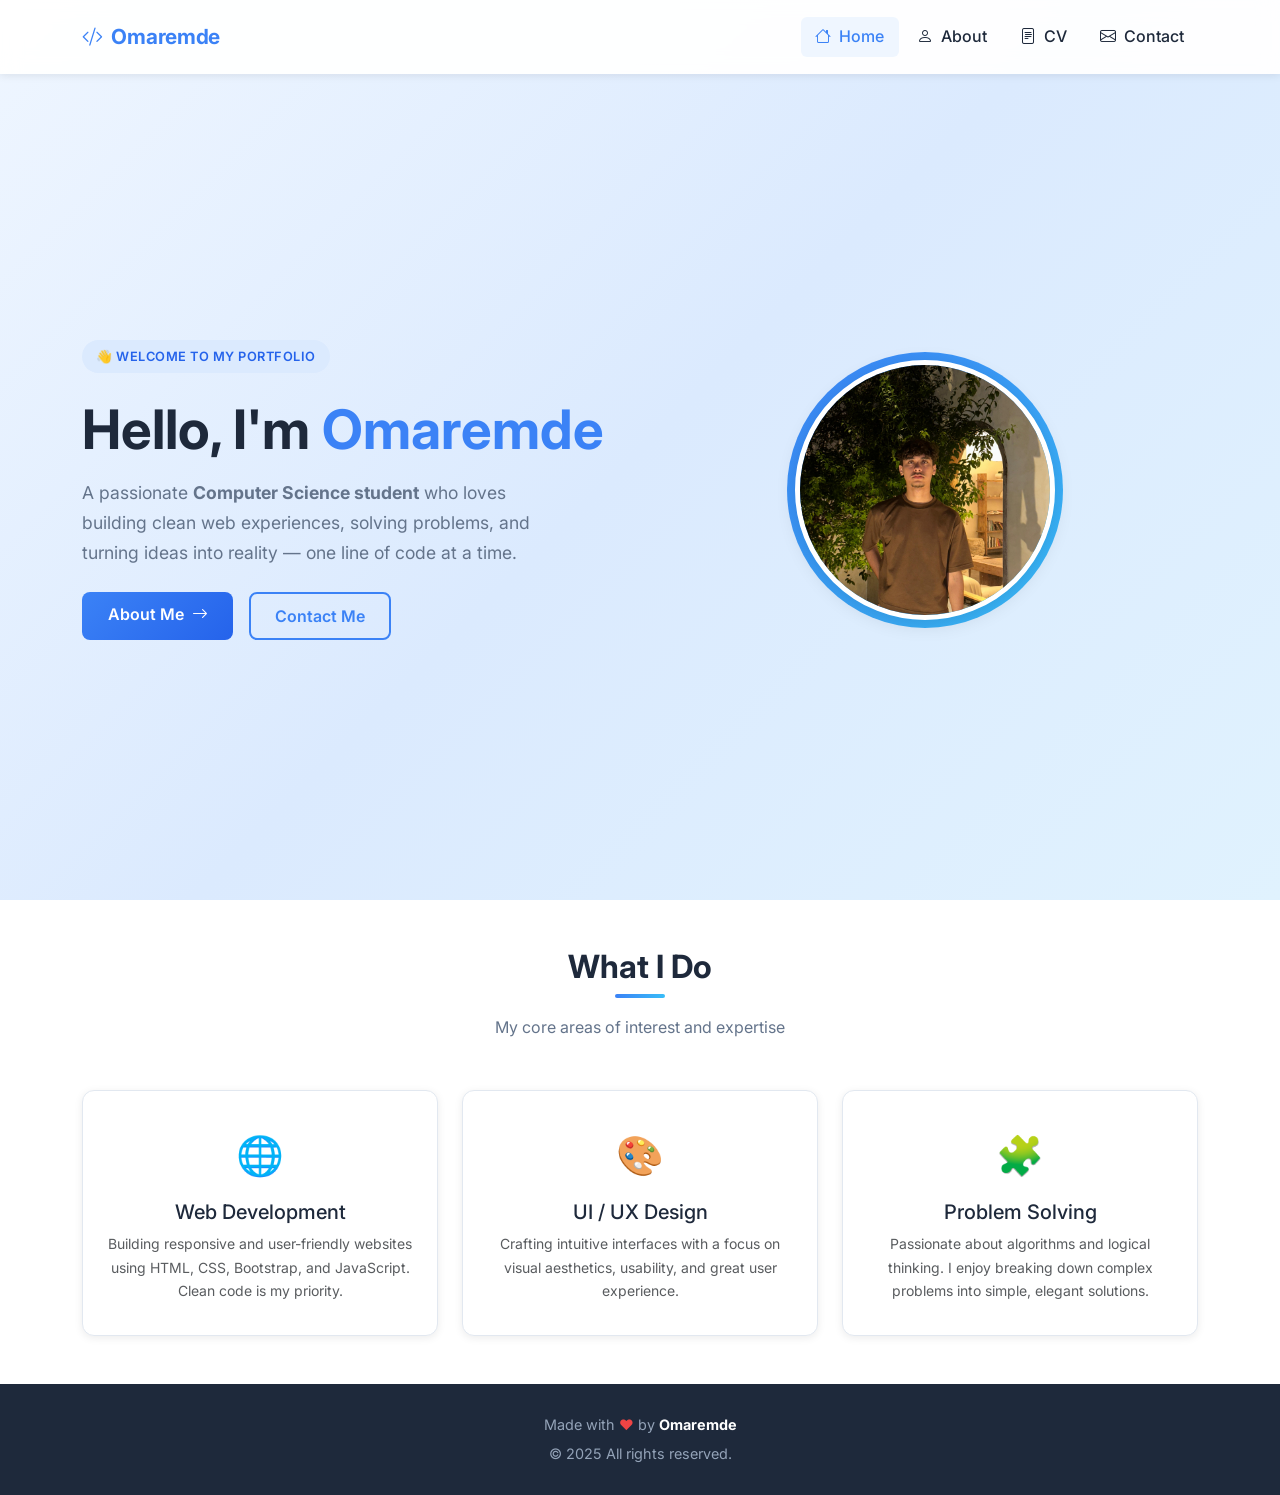
<file: index.html>
<!DOCTYPE html>
<html lang="en">

<head>
  <meta charset="UTF-8" />
  <meta name="viewport" content="width=device-width, initial-scale=1.0" />
  <meta name="description"
    content="Omaremde's personal portfolio website — developer, creator, and lifelong learner." />
  <title>Omaremde | Home</title>

  <!-- Bootstrap 5 CSS (via CDN) -->
  <link href="https://cdn.jsdelivr.net/npm/bootstrap@5.3.3/dist/css/bootstrap.min.css" rel="stylesheet" />

  <!-- Bootstrap Icons (icon library) -->
  <link href="https://cdn.jsdelivr.net/npm/bootstrap-icons@1.11.3/font/bootstrap-icons.min.css" rel="stylesheet" />

  <!-- Our custom styles -->
  <link rel="stylesheet" href="style.css" />
</head>

<body>

  <nav class="navbar navbar-expand-lg fixed-top bg-white">
    <div class="container">

      <!-- Brand / Logo -->
      <a class="navbar-brand" href="index.html">
        <i class="bi bi-code-slash me-1"></i> Omaremde
      </a>

      <!-- Hamburger button for mobile -->
      <button class="navbar-toggler border-0" type="button" data-bs-toggle="collapse" data-bs-target="#navbarMenu"
        aria-controls="navbarMenu" aria-expanded="false" aria-label="Toggle navigation">
        <span class="navbar-toggler-icon"></span>
      </button>

      <!-- Nav links -->
      <div class="collapse navbar-collapse" id="navbarMenu">
        <ul class="navbar-nav ms-auto gap-1">
          <li class="nav-item">
            <a class="nav-link active" href="index.html">
              <i class="bi bi-house me-1"></i> Home
            </a>
          </li>
          <li class="nav-item">
            <a class="nav-link" href="about.html">
              <i class="bi bi-person me-1"></i> About
            </a>
          </li>
          <li class="nav-item">
            <a class="nav-link" href="cv.html">
              <i class="bi bi-file-text me-1"></i> CV
            </a>
          </li>
          <li class="nav-item">
            <a class="nav-link" href="contact.html">
              <i class="bi bi-envelope me-1"></i> Contact
            </a>
          </li>
        </ul>
      </div>

    </div>
  </nav>
  <!-- ==================== END NAVBAR ==================== -->


  <!-- ==================== HERO SECTION ==================== -->
  <section class="hero-section">
    <div class="container">
      <div class="row align-items-center gy-5">

        <!-- Left: text content -->
        <div class="col-lg-6">
          <span class="hero-badge">👋 Welcome to my portfolio</span>

          <h1 class="hero-title mt-2">
            Hello, I'm <span>Omaremde</span>
          </h1>

          <p class="hero-subtitle mt-3 mb-4">
            A passionate <strong>Computer Science student</strong> who loves
            building clean web experiences, solving problems, and turning ideas
            into reality — one line of code at a time.
          </p>

          <!-- Call-to-action buttons -->
          <div class="d-flex flex-wrap gap-3">
            <a href="about.html" class="btn btn-primary-custom">
              About Me <i class="bi bi-arrow-right ms-1"></i>
            </a>
            <a href="contact.html" class="btn btn-outline-custom">
              Contact Me
            </a>
          </div>
        </div>

        <!-- Right: avatar image -->
        <div class="col-lg-6 text-center">
          <div class="avatar-wrapper d-inline-block">
            <!--
              Using a placeholder avatar from UI Avatars service.
              Replace the src with your own photo when ready!
            -->
            <img src="asets/foto.jpeg" alt="Profile photo of Omaremde" class="avatar-img" />
          </div>
        </div>

      </div>
    </div>
  </section>
  <!-- ==================== END HERO ==================== -->


  <!-- ==================== SKILLS / INTERESTS SECTION ==================== -->
  <section class="py-5 bg-white">
    <div class="container">

      <!-- Section heading -->
      <div class="text-center mb-5 fade-in-up">
        <h2 class="section-title">What I Do</h2>
        <div class="section-divider mx-auto"></div>
        <p class="section-subtitle">My core areas of interest and expertise</p>
      </div>

      <!-- 3 skill columns -->
      <div class="row g-4">

        <!-- Card 1 — Web Development -->
        <div class="col-md-4 fade-in-up">
          <div class="skill-card h-100">
            <span class="skill-icon">🌐</span>
            <h5 class="fw-700 mb-2">Web Development</h5>
            <p class="text-muted small mb-0">
              Building responsive and user-friendly websites using HTML, CSS,
              Bootstrap, and JavaScript. Clean code is my priority.
            </p>
          </div>
        </div>

        <!-- Card 2 — UI / UX Design -->
        <div class="col-md-4 fade-in-up">
          <div class="skill-card h-100">
            <span class="skill-icon">🎨</span>
            <h5 class="fw-700 mb-2">UI / UX Design</h5>
            <p class="text-muted small mb-0">
              Crafting intuitive interfaces with a focus on visual aesthetics,
              usability, and great user experience.
            </p>
          </div>
        </div>

        <!-- Card 3 — Problem Solving -->
        <div class="col-md-4 fade-in-up">
          <div class="skill-card h-100">
            <span class="skill-icon">🧩</span>
            <h5 class="fw-700 mb-2">Problem Solving</h5>
            <p class="text-muted small mb-0">
              Passionate about algorithms and logical thinking. I enjoy
              breaking down complex problems into simple, elegant solutions.
            </p>
          </div>
        </div>

      </div>
    </div>
  </section>
  <!-- ==================== END SKILLS ==================== -->


  <!-- ==================== FOOTER ==================== -->
  <footer class="text-center">
    <div class="container">
      <p class="mb-1">
        Made with <span style="color:#ef4444;">❤</span> by
        <strong style="color:#fff;">Omaremde</strong>
      </p>
      <p class="mb-0">&copy; 2025 All rights reserved.</p>
    </div>
  </footer>
  <!-- ==================== END FOOTER ==================== -->


  <!-- Bootstrap 5 JS (needed for mobile navbar toggler) -->
  <script src="https://cdn.jsdelivr.net/npm/bootstrap@5.3.3/dist/js/bootstrap.bundle.min.js"></script>

</body>

</html>
</file>
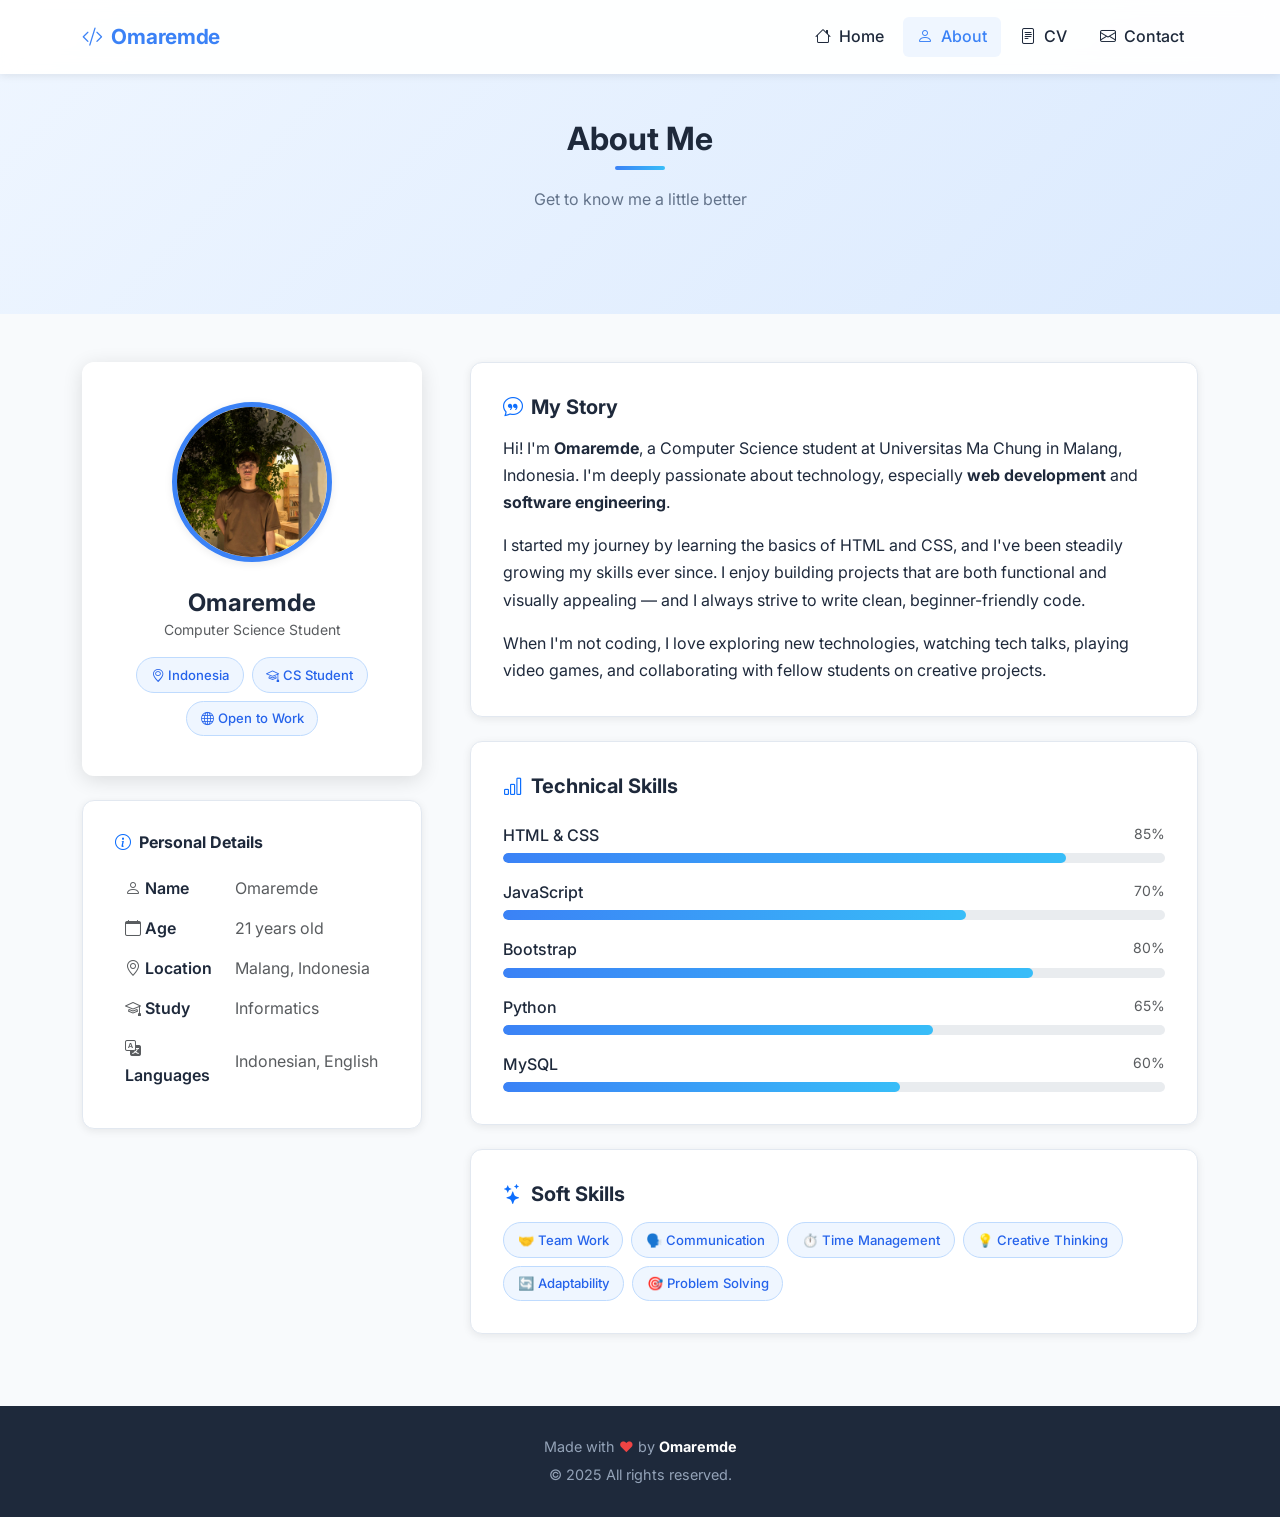
<file: about.html>
<!DOCTYPE html>
<html lang="en">

<head>
  <meta charset="UTF-8" />
  <meta name="viewport" content="width=device-width, initial-scale=1.0" />
  <meta name="description" content="Learn more about Omaremde — CS student passionate about web development." />
  <title>Omaremde | About</title>
  <link href="https://cdn.jsdelivr.net/npm/bootstrap@5.3.3/dist/css/bootstrap.min.css" rel="stylesheet" />
  <link href="https://cdn.jsdelivr.net/npm/bootstrap-icons@1.11.3/font/bootstrap-icons.min.css" rel="stylesheet" />
  <link rel="stylesheet" href="style.css" />
</head>

<body>

  <!-- ===== NAVBAR ===== -->
  <nav class="navbar navbar-expand-lg fixed-top bg-white">
    <div class="container">
      <a class="navbar-brand" href="index.html"><i class="bi bi-code-slash me-1"></i> Omaremde</a>
      <button class="navbar-toggler border-0" type="button" data-bs-toggle="collapse" data-bs-target="#navbarMenu"
        aria-controls="navbarMenu" aria-expanded="false" aria-label="Toggle navigation">
        <span class="navbar-toggler-icon"></span>
      </button>
      <div class="collapse navbar-collapse" id="navbarMenu">
        <ul class="navbar-nav ms-auto gap-1">
          <li class="nav-item"><a class="nav-link" href="index.html"><i class="bi bi-house me-1"></i> Home</a></li>
          <li class="nav-item"><a class="nav-link active" href="about.html"><i class="bi bi-person me-1"></i> About</a>
          </li>
          <li class="nav-item"><a class="nav-link" href="cv.html"><i class="bi bi-file-text me-1"></i> CV</a></li>
          <li class="nav-item"><a class="nav-link" href="contact.html"><i class="bi bi-envelope me-1"></i> Contact</a>
          </li>
        </ul>
      </div>
    </div>
  </nav>
  <!-- ===== END NAVBAR ===== -->


  <!-- ===== PAGE HEADER ===== -->
  <div style="background: linear-gradient(135deg,#eff6ff,#dbeafe); padding: 120px 0 60px;">
    <div class="container text-center">
      <h1 class="section-title fade-in-up">About Me</h1>
      <div class="section-divider mx-auto"></div>
      <p class="section-subtitle fade-in-up">Get to know me a little better</p>
    </div>
  </div>
  <!-- ===== END HEADER ===== -->


  <!-- ===== ABOUT CONTENT ===== -->
  <section class="py-5">
    <div class="container">
      <div class="row g-5 align-items-start">

        <!-- LEFT: Profile card + personal details -->
        <div class="col-lg-4 fade-in-up">

          <!-- Profile picture card -->
          <div class="profile-card">
            <!--
              Replace this src with your own photo later!
              e.g. src="images/photo.jpg"
            -->
            <img src="asets/foto.jpeg" alt="Omaremde profile photo" class="profile-img" />
            <h4 class="fw-bold mt-2 mb-0">Omaremde</h4>
            <p class="text-muted small">Computer Science Student</p>

            <!-- Status badges -->
            <div class="d-flex flex-wrap justify-content-center gap-2 mt-3">
              <span class="badge-skill"><i class="bi bi-geo-alt me-1"></i>Indonesia</span>
              <span class="badge-skill"><i class="bi bi-mortarboard me-1"></i>CS Student</span>
              <span class="badge-skill"><i class="bi bi-globe me-1"></i>Open to Work</span>
            </div>
          </div>

          <!-- Personal details table -->
          <div class="cv-card mt-4">
            <h6 class="fw-bold mb-3"><i class="bi bi-info-circle me-2 text-primary"></i>Personal Details</h6>
            <table class="info-table w-100">
              <tbody>
                <tr>
                  <td><i class="bi bi-person me-1 text-muted"></i>Name</td>
                  <td class="text-muted">Omaremde</td>
                </tr>
                <tr>
                  <td><i class="bi bi-calendar me-1 text-muted"></i>Age</td>
                  <td class="text-muted">21 years old</td>
                </tr>
                <tr>
                  <td><i class="bi bi-geo-alt me-1 text-muted"></i>Location</td>
                  <td class="text-muted">Malang, Indonesia</td>
                </tr>
                <tr>
                  <td><i class="bi bi-mortarboard me-1 text-muted"></i>Study</td>
                  <td class="text-muted">Informatics</td>
                </tr>
                <tr>
                  <td><i class="bi bi-translate me-1 text-muted"></i>Languages</td>
                  <td class="text-muted">Indonesian, English</td>
                </tr>
              </tbody>
            </table>
          </div>

        </div><!-- /col-left -->


        <!-- RIGHT: Bio + Skills -->
        <div class="col-lg-8 fade-in-up">

          <!-- Short bio -->
          <div class="cv-card">
            <h5 class="fw-bold mb-3"><i class="bi bi-chat-quote me-2 text-primary"></i>My Story</h5>
            <p>
              Hi! I'm <strong>Omaremde</strong>, a Computer Science student at Universitas Ma Chung
              in Malang, Indonesia. I'm deeply passionate about technology, especially
              <strong>web development</strong> and <strong>software engineering</strong>.
            </p>
            <p>
              I started my journey by learning the basics of HTML and CSS, and I've been
              steadily growing my skills ever since. I enjoy building projects that are both
              functional and visually appealing — and I always strive to write clean,
              beginner-friendly code.
            </p>
            <p class="mb-0">
              When I'm not coding, I love exploring new technologies, watching tech talks,
              playing video games, and collaborating with fellow students on creative projects.
            </p>
          </div>

          <!-- Technical skills with animated progress bars -->
          <div class="cv-card mt-4">
            <h5 class="fw-bold mb-4"><i class="bi bi-bar-chart me-2 text-primary"></i>Technical Skills</h5>

            <!--
              HOW THE ANIMATION WORKS:
              Each .progress-bar has a "data-width" attribute.
              script.js reads that value and animates the bar to that width
              when the element scrolls into view.
            -->

            <div class="mb-3">
              <div class="d-flex justify-content-between mb-1">
                <span class="fw-medium">HTML &amp; CSS</span>
                <span class="text-muted small">85%</span>
              </div>
              <div class="progress">
                <div class="progress-bar" role="progressbar" style="--bar-w:85%" aria-valuenow="85" aria-valuemin="0"
                  aria-valuemax="100"></div>
              </div>
            </div>

            <div class="mb-3">
              <div class="d-flex justify-content-between mb-1">
                <span class="fw-medium">JavaScript</span>
                <span class="text-muted small">70%</span>
              </div>
              <div class="progress">
                <div class="progress-bar" role="progressbar" style="--bar-w:70%" aria-valuenow="70" aria-valuemin="0"
                  aria-valuemax="100"></div>
              </div>
            </div>

            <div class="mb-3">
              <div class="d-flex justify-content-between mb-1">
                <span class="fw-medium">Bootstrap</span>
                <span class="text-muted small">80%</span>
              </div>
              <div class="progress">
                <div class="progress-bar" role="progressbar" style="--bar-w:80%" aria-valuenow="80" aria-valuemin="0"
                  aria-valuemax="100"></div>
              </div>
            </div>

            <div class="mb-3">
              <div class="d-flex justify-content-between mb-1">
                <span class="fw-medium">Python</span>
                <span class="text-muted small">65%</span>
              </div>
              <div class="progress">
                <div class="progress-bar" role="progressbar" style="--bar-w:65%" aria-valuenow="65" aria-valuemin="0"
                  aria-valuemax="100"></div>
              </div>
            </div>

            <div class="mb-0">
              <div class="d-flex justify-content-between mb-1">
                <span class="fw-medium">MySQL</span>
                <span class="text-muted small">60%</span>
              </div>
              <div class="progress">
                <div class="progress-bar" role="progressbar" style="--bar-w:60%" aria-valuenow="60" aria-valuemin="0"
                  aria-valuemax="100"></div>
              </div>
            </div>
          </div>

          <!-- Soft skills badges -->
          <div class="cv-card mt-4">
            <h5 class="fw-bold mb-3"><i class="bi bi-stars me-2 text-primary"></i>Soft Skills</h5>
            <div class="d-flex flex-wrap gap-2">
              <span class="badge-skill">🤝 Team Work</span>
              <span class="badge-skill">🗣️ Communication</span>
              <span class="badge-skill">⏱️ Time Management</span>
              <span class="badge-skill">💡 Creative Thinking</span>
              <span class="badge-skill">🔄 Adaptability</span>
              <span class="badge-skill">🎯 Problem Solving</span>
            </div>
          </div>

        </div><!-- /col-right -->
      </div><!-- /row -->
    </div>
  </section>
  <!-- ===== END ABOUT CONTENT ===== -->


  <!-- ===== FOOTER ===== -->
  <footer class="text-center">
    <div class="container">
      <p class="mb-1">Made with <span style="color:#ef4444;">❤</span> by <strong style="color:#fff;">Omaremde</strong>
      </p>
      <p class="mb-0">&copy; 2025 All rights reserved.</p>
    </div>
  </footer>

  <!-- Bootstrap 5 JS (needed for mobile navbar toggler) -->
  <script src="https://cdn.jsdelivr.net/npm/bootstrap@5.3.3/dist/js/bootstrap.bundle.min.js"></script>
</body>

</html>
</file>
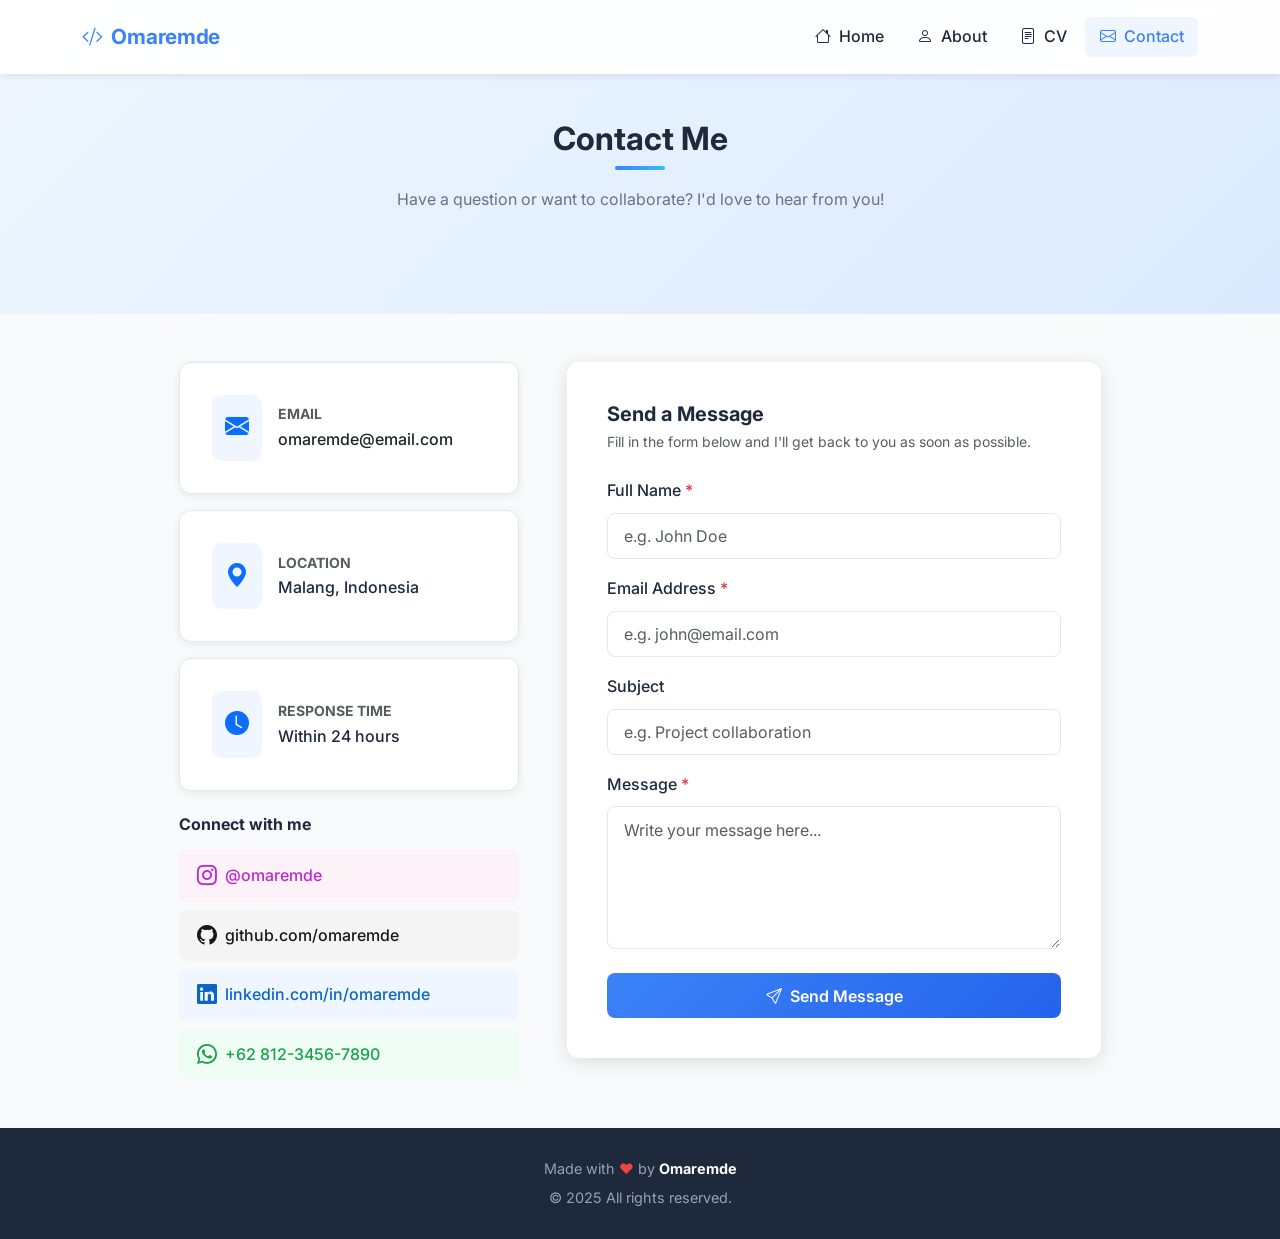
<file: contact.html>
<!DOCTYPE html>
<html lang="en">
<head>
  <meta charset="UTF-8" />
  <meta name="viewport" content="width=device-width, initial-scale=1.0" />
  <meta name="description" content="Contact Omaremde — send a message or connect on social media." />
  <title>Omaremde | Contact</title>
  <link href="https://cdn.jsdelivr.net/npm/bootstrap@5.3.3/dist/css/bootstrap.min.css" rel="stylesheet" />
  <link href="https://cdn.jsdelivr.net/npm/bootstrap-icons@1.11.3/font/bootstrap-icons.min.css" rel="stylesheet" />
  <link rel="stylesheet" href="style.css" />
</head>
<body>

  <!-- ===== NAVBAR ===== -->
  <nav class="navbar navbar-expand-lg fixed-top bg-white">
    <div class="container">
      <a class="navbar-brand" href="index.html"><i class="bi bi-code-slash me-1"></i> Omaremde</a>
      <button class="navbar-toggler border-0" type="button"
              data-bs-toggle="collapse" data-bs-target="#navbarMenu"
              aria-controls="navbarMenu" aria-expanded="false" aria-label="Toggle navigation">
        <span class="navbar-toggler-icon"></span>
      </button>
      <div class="collapse navbar-collapse" id="navbarMenu">
        <ul class="navbar-nav ms-auto gap-1">
          <li class="nav-item"><a class="nav-link" href="index.html"><i class="bi bi-house me-1"></i> Home</a></li>
          <li class="nav-item"><a class="nav-link" href="about.html"><i class="bi bi-person me-1"></i> About</a></li>
          <li class="nav-item"><a class="nav-link" href="cv.html"><i class="bi bi-file-text me-1"></i> CV</a></li>
          <li class="nav-item"><a class="nav-link active" href="contact.html"><i class="bi bi-envelope me-1"></i> Contact</a></li>
        </ul>
      </div>
    </div>
  </nav>
  <!-- ===== END NAVBAR ===== -->


  <!-- ===== PAGE HEADER ===== -->
  <div style="background: linear-gradient(135deg,#eff6ff,#dbeafe); padding: 120px 0 60px;">
    <div class="container text-center">
      <h1 class="section-title fade-in-up">Contact Me</h1>
      <div class="section-divider mx-auto"></div>
      <p class="section-subtitle fade-in-up">Have a question or want to collaborate? I'd love to hear from you!</p>
    </div>
  </div>
  <!-- ===== END HEADER ===== -->


  <!-- ===== CONTACT CONTENT ===== -->
  <section class="py-5">
    <div class="container">
      <div class="row g-5 justify-content-center">

        <!-- LEFT: Contact info + social links -->
        <div class="col-lg-4 fade-in-up">

          <!-- Contact info cards -->
          <div class="cv-card mb-3 d-flex align-items-center gap-3">
            <div style="background:#eff6ff; border-radius:10px; padding:.8rem;">
              <i class="bi bi-envelope-fill text-primary fs-4"></i>
            </div>
            <div>
              <div class="fw-bold small text-muted text-uppercase">Email</div>
              <a href="mailto:omaremde@email.com" class="text-dark fw-medium text-decoration-none">
                omaremde@email.com
              </a>
            </div>
          </div>

          <div class="cv-card mb-3 d-flex align-items-center gap-3">
            <div style="background:#eff6ff; border-radius:10px; padding:.8rem;">
              <i class="bi bi-geo-alt-fill text-primary fs-4"></i>
            </div>
            <div>
              <div class="fw-bold small text-muted text-uppercase">Location</div>
              <span class="fw-medium">Malang, Indonesia</span>
            </div>
          </div>

          <div class="cv-card mb-4 d-flex align-items-center gap-3">
            <div style="background:#eff6ff; border-radius:10px; padding:.8rem;">
              <i class="bi bi-clock-fill text-primary fs-4"></i>
            </div>
            <div>
              <div class="fw-bold small text-muted text-uppercase">Response Time</div>
              <span class="fw-medium">Within 24 hours</span>
            </div>
          </div>

          <!-- Social media links -->
          <h6 class="fw-bold mb-3">Connect with me</h6>
          <div class="d-flex flex-column gap-2">

            <!-- Instagram -->
            <a href="https://instagram.com/omaremde"
               target="_blank"
               class="social-link"
               style="background:#fdf2f8; color:#c026d3;">
              <i class="bi bi-instagram fs-5"></i>
              <span>@omaremde</span>
            </a>

            <!-- GitHub -->
            <a href="https://github.com/omaremde"
               target="_blank"
               class="social-link"
               style="background:#f4f4f5; color:#18181b;">
              <i class="bi bi-github fs-5"></i>
              <span>github.com/omaremde</span>
            </a>

            <!-- LinkedIn -->
            <a href="https://linkedin.com/in/omaremde"
               target="_blank"
               class="social-link"
               style="background:#eff6ff; color:#0a66c2;">
              <i class="bi bi-linkedin fs-5"></i>
              <span>linkedin.com/in/omaremde</span>
            </a>

            <!-- WhatsApp -->
            <a href="https://wa.me/6281234567890"
               target="_blank"
               class="social-link"
               style="background:#f0fdf4; color:#16a34a;">
              <i class="bi bi-whatsapp fs-5"></i>
              <span>+62 812-3456-7890</span>
            </a>

          </div>
        </div><!-- /col-left -->


        <!-- RIGHT: Contact form -->
        <div class="col-lg-6 fade-in-up">
          <div class="contact-form-card">
            <h5 class="fw-bold mb-1">Send a Message</h5>
            <p class="text-muted small mb-4">Fill in the form below and I'll get back to you as soon as possible.</p>

            <!--
              CONTACT FORM — Pure HTML5 validation, no JavaScript needed.
              The "required" attribute prevents empty submission.
              The browser shows its own error tooltip automatically.
              Real-time border color feedback is handled by CSS :invalid/:valid.
            -->
            <form action="#" method="get">

              <!-- Name field -->
              <div class="mb-3">
                <label for="name" class="form-label fw-medium">
                  Full Name <span class="text-danger">*</span>
                </label>
                <input
                  type="text"
                  class="form-control"
                  id="name"
                  name="name"
                  placeholder="e.g. John Doe"
                  autocomplete="name"
                  required
                  minlength="2"
                />
              </div>

              <!-- Email field -->
              <div class="mb-3">
                <label for="email" class="form-label fw-medium">
                  Email Address <span class="text-danger">*</span>
                </label>
                <input
                  type="email"
                  class="form-control"
                  id="email"
                  name="email"
                  placeholder="e.g. john@email.com"
                  autocomplete="email"
                  required
                />
              </div>

              <!-- Subject field (optional) -->
              <div class="mb-3">
                <label for="subject" class="form-label fw-medium">Subject</label>
                <input
                  type="text"
                  class="form-control"
                  id="subject"
                  name="subject"
                  placeholder="e.g. Project collaboration"
                />
              </div>

              <!-- Message field -->
              <div class="mb-4">
                <label for="message" class="form-label fw-medium">
                  Message <span class="text-danger">*</span>
                </label>
                <textarea
                  class="form-control"
                  id="message"
                  name="message"
                  rows="5"
                  placeholder="Write your message here..."
                  required
                  minlength="10"
                ></textarea>
              </div>

              <!-- Submit button -->
              <button type="submit" class="btn btn-primary-custom w-100">
                <i class="bi bi-send me-2"></i>Send Message
              </button>

            </form>

          </div>
        </div><!-- /col-right -->

      </div><!-- /row -->
    </div>
  </section>
  <!-- ===== END CONTACT CONTENT ===== -->


  <!-- ===== FOOTER ===== -->
  <footer class="text-center">
    <div class="container">
      <p class="mb-1">Made with <span style="color:#ef4444;">❤</span> by <strong style="color:#fff;">Omaremde</strong></p>
      <p class="mb-0">&copy; 2025 All rights reserved.</p>
    </div>
  </footer>

  <!-- Bootstrap 5 JS (needed for mobile navbar toggler) -->
  <script src="https://cdn.jsdelivr.net/npm/bootstrap@5.3.3/dist/js/bootstrap.bundle.min.js"></script>
</body>
</html>
</file>
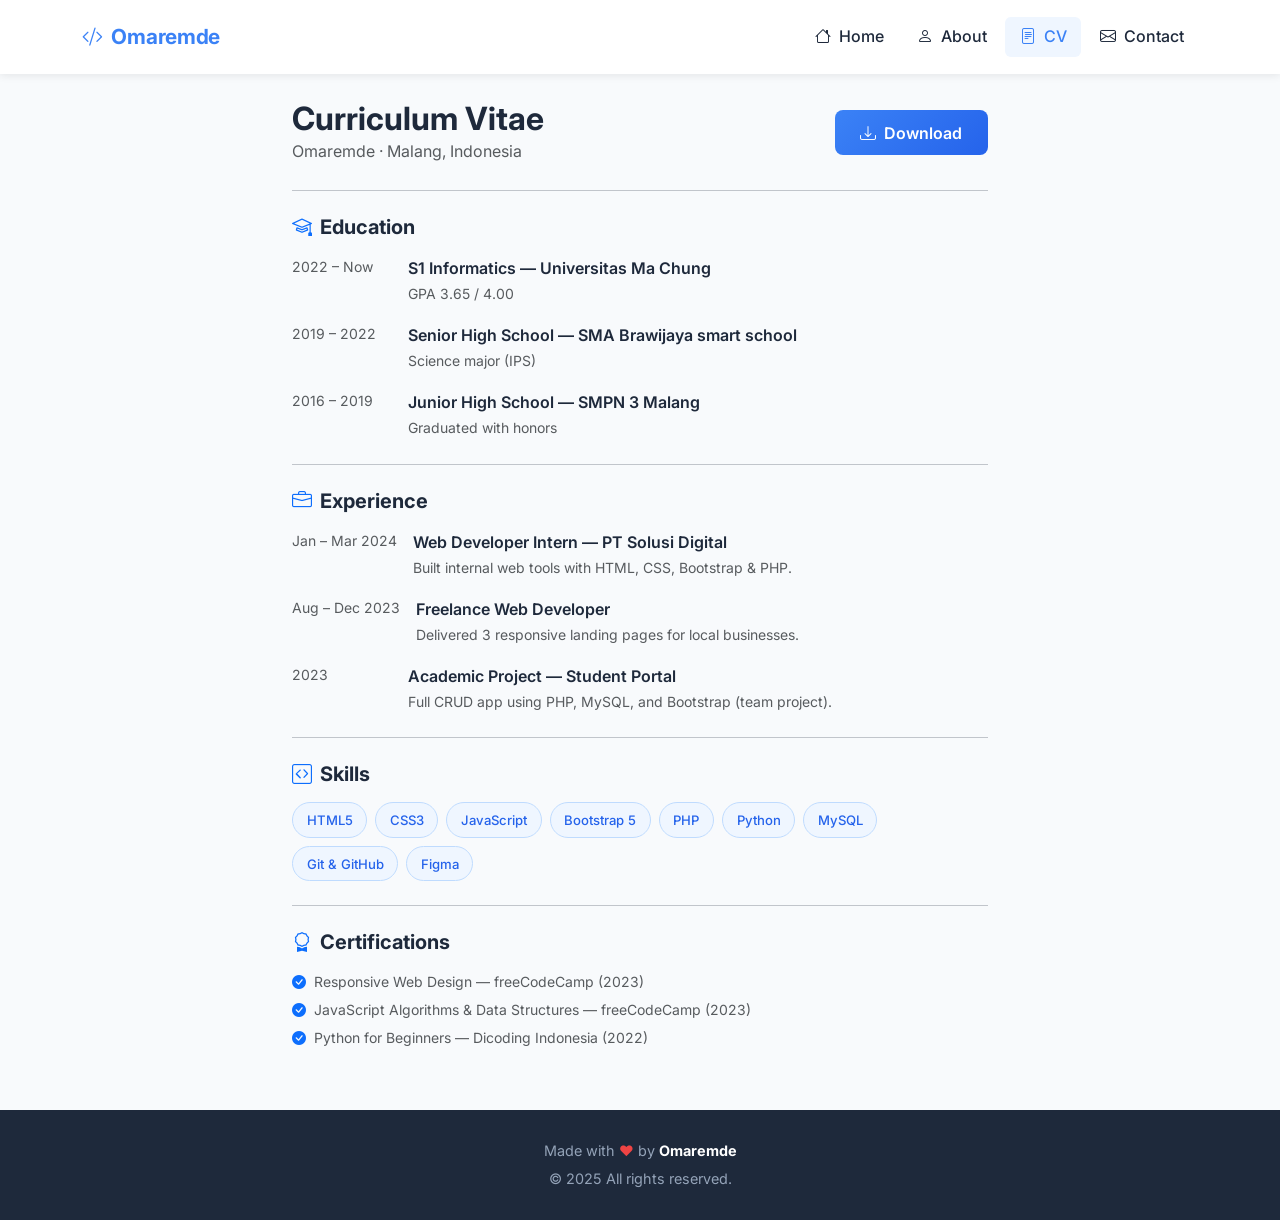
<file: cv.html>
<!DOCTYPE html>
<html lang="en">

<head>
  <meta charset="UTF-8" />
  <meta name="viewport" content="width=device-width, initial-scale=1.0" />
  <meta name="description" content="Omaremde's CV — education, experience, and skills." />
  <title>Omaremde | CV</title>
  <link href="https://cdn.jsdelivr.net/npm/bootstrap@5.3.3/dist/css/bootstrap.min.css" rel="stylesheet" />
  <link href="https://cdn.jsdelivr.net/npm/bootstrap-icons@1.11.3/font/bootstrap-icons.min.css" rel="stylesheet" />
  <link rel="stylesheet" href="style.css" />
</head>

<body>

  <!-- ===== NAVBAR ===== -->
  <nav class="navbar navbar-expand-lg fixed-top bg-white">
    <div class="container">
      <a class="navbar-brand" href="index.html"><i class="bi bi-code-slash me-1"></i> Omaremde</a>
      <button class="navbar-toggler border-0" type="button" data-bs-toggle="collapse" data-bs-target="#navbarMenu"
        aria-controls="navbarMenu" aria-expanded="false" aria-label="Toggle navigation">
        <span class="navbar-toggler-icon"></span>
      </button>
      <div class="collapse navbar-collapse" id="navbarMenu">
        <ul class="navbar-nav ms-auto gap-1">
          <li class="nav-item"><a class="nav-link" href="index.html"><i class="bi bi-house me-1"></i> Home</a></li>
          <li class="nav-item"><a class="nav-link" href="about.html"><i class="bi bi-person me-1"></i> About</a></li>
          <li class="nav-item"><a class="nav-link active" href="cv.html"><i class="bi bi-file-text me-1"></i> CV</a>
          </li>
          <li class="nav-item"><a class="nav-link" href="contact.html"><i class="bi bi-envelope me-1"></i> Contact</a>
          </li>
        </ul>
      </div>
    </div>
  </nav>
  <!-- ===== END NAVBAR ===== -->


  <!-- ===== MAIN CONTENT ===== -->
  <section style="padding-top: 100px; padding-bottom: 60px;">
    <div class="container" style="max-width: 720px;">

      <!-- Header row -->
      <div class="d-flex justify-content-between align-items-center mb-4 fade-in-up">
        <div>
          <h1 class="section-title mb-0">Curriculum Vitae</h1>
          <p class="text-muted mb-0">Omaremde · Malang, Indonesia</p>
        </div>
        <a href="#" class="btn btn-primary-custom">
          <i class="bi bi-download me-1"></i> Download
        </a>
      </div>

      <hr class="mb-4" />

      <!-- ---- Education ---- -->
      <div class="fade-in-up mb-4">
        <h5 class="fw-bold mb-3">
          <i class="bi bi-mortarboard text-primary me-2"></i>Education
        </h5>

        <!-- Item -->
        <div class="d-flex gap-3 mb-3">
          <div class="text-muted small text-nowrap" style="min-width: 100px;">2022 – Now</div>
          <div>
            <div class="fw-semibold">S1 Informatics — Universitas Ma Chung</div>
            <div class="text-muted small">GPA 3.65 / 4.00</div>
          </div>
        </div>

        <div class="d-flex gap-3 mb-3">
          <div class="text-muted small text-nowrap" style="min-width: 100px;">2019 – 2022</div>
          <div>
            <div class="fw-semibold">Senior High School — SMA Brawijaya smart school</div>
            <div class="text-muted small">Science major (IPS)</div>
          </div>
        </div>

        <div class="d-flex gap-3">
          <div class="text-muted small text-nowrap" style="min-width: 100px;">2016 – 2019</div>
          <div>
            <div class="fw-semibold">Junior High School — SMPN 3 Malang</div>
            <div class="text-muted small">Graduated with honors</div>
          </div>
        </div>
      </div>

      <hr class="mb-4" />

      <!-- ---- Experience ---- -->
      <div class="fade-in-up mb-4">
        <h5 class="fw-bold mb-3">
          <i class="bi bi-briefcase text-primary me-2"></i>Experience
        </h5>

        <div class="d-flex gap-3 mb-3">
          <div class="text-muted small text-nowrap" style="min-width: 100px;">Jan – Mar 2024</div>
          <div>
            <div class="fw-semibold">Web Developer Intern — PT Solusi Digital</div>
            <div class="text-muted small">Built internal web tools with HTML, CSS, Bootstrap &amp; PHP.</div>
          </div>
        </div>

        <div class="d-flex gap-3 mb-3">
          <div class="text-muted small text-nowrap" style="min-width: 100px;">Aug – Dec 2023</div>
          <div>
            <div class="fw-semibold">Freelance Web Developer</div>
            <div class="text-muted small">Delivered 3 responsive landing pages for local businesses.</div>
          </div>
        </div>

        <div class="d-flex gap-3">
          <div class="text-muted small text-nowrap" style="min-width: 100px;">2023</div>
          <div>
            <div class="fw-semibold">Academic Project — Student Portal</div>
            <div class="text-muted small">Full CRUD app using PHP, MySQL, and Bootstrap (team project).</div>
          </div>
        </div>
      </div>

      <hr class="mb-4" />

      <!-- ---- Skills ---- -->
      <div class="fade-in-up mb-4">
        <h5 class="fw-bold mb-3">
          <i class="bi bi-code-square text-primary me-2"></i>Skills
        </h5>
        <div class="d-flex flex-wrap gap-2">
          <span class="badge-skill">HTML5</span>
          <span class="badge-skill">CSS3</span>
          <span class="badge-skill">JavaScript</span>
          <span class="badge-skill">Bootstrap 5</span>
          <span class="badge-skill">PHP</span>
          <span class="badge-skill">Python</span>
          <span class="badge-skill">MySQL</span>
          <span class="badge-skill">Git &amp; GitHub</span>
          <span class="badge-skill">Figma</span>
        </div>
      </div>

      <hr class="mb-4" />

      <!-- ---- Certifications ---- -->
      <div class="fade-in-up">
        <h5 class="fw-bold mb-3">
          <i class="bi bi-award text-primary me-2"></i>Certifications
        </h5>
        <ul class="list-unstyled mb-0 text-muted small">
          <li class="mb-1"><i class="bi bi-check-circle-fill text-primary me-2"></i>Responsive Web Design — freeCodeCamp
            (2023)</li>
          <li class="mb-1"><i class="bi bi-check-circle-fill text-primary me-2"></i>JavaScript Algorithms &amp; Data
            Structures — freeCodeCamp (2023)</li>
          <li><i class="bi bi-check-circle-fill text-primary me-2"></i>Python for Beginners — Dicoding Indonesia (2022)
          </li>
        </ul>
      </div>

    </div>
  </section>
  <!-- ===== END MAIN CONTENT ===== -->


  <!-- ===== FOOTER ===== -->
  <footer class="text-center">
    <div class="container">
      <p class="mb-1">Made with <span style="color:#ef4444;">❤</span> by <strong style="color:#fff;">Omaremde</strong>
      </p>
      <p class="mb-0">&copy; 2025 All rights reserved.</p>
    </div>
  </footer>

  <!-- Bootstrap 5 JS (needed for mobile navbar toggler) -->
  <script src="https://cdn.jsdelivr.net/npm/bootstrap@5.3.3/dist/js/bootstrap.bundle.min.js"></script>
</body>

</html>
</file>
<file: style.css>
/* ============================================
   style.css — Custom Styles for Portfolio Site
   ============================================ */

/* ---------- Google Font Import ---------- */
@import url('https://fonts.googleapis.com/css2?family=Inter:wght@300;400;500;600;700&display=swap');

/* ---------- CSS Variables (Color Palette) ---------- */
:root {
  --primary:    #3b82f6;   /* blue */
  --primary-dk: #2563eb;
  --secondary:  #64748b;   /* slate gray */
  --light-bg:   #f8fafc;
  --white:      #ffffff;
  --text-dark:  #1e293b;
  --text-muted: #64748b;
  --shadow-sm:  0 2px 8px rgba(0,0,0,.08);
  --shadow-md:  0 4px 20px rgba(0,0,0,.12);
  --radius:     12px;
  --transition: .3s ease;
}

/* ---------- Base ---------- */
*,
*::before,
*::after { box-sizing: border-box; }

body {
  font-family: 'Inter', sans-serif;
  color: var(--text-dark);
  background-color: var(--light-bg);
  line-height: 1.7;
}

/* ---------- Navbar ---------- */
.navbar {
  background: rgba(255, 255, 255, 0.95) !important;
  backdrop-filter: blur(10px);
  box-shadow: var(--shadow-sm);
  padding: .9rem 0;
  transition: box-shadow var(--transition);
}

.navbar-brand {
  font-weight: 700;
  font-size: 1.3rem;
  color: var(--primary) !important;
  letter-spacing: -.3px;
}

.nav-link {
  font-weight: 500;
  color: var(--text-dark) !important;
  padding: .4rem .9rem !important;
  border-radius: 6px;
  transition: background var(--transition), color var(--transition);
}

.nav-link:hover,
.nav-link.active {
  background: #eff6ff;
  color: var(--primary) !important;
}

/* ---------- Hero Section (Home) ---------- */
.hero-section {
  min-height: 100vh;
  display: flex;
  align-items: center;
  background: linear-gradient(135deg, #eff6ff 0%, #dbeafe 50%, #e0f2fe 100%);
  padding-top: 80px; /* offset fixed navbar */
}

.hero-badge {
  display: inline-block;
  background: #dbeafe;
  color: var(--primary-dk);
  font-size: .8rem;
  font-weight: 600;
  letter-spacing: .5px;
  padding: .35rem .9rem;
  border-radius: 50px;
  margin-bottom: 1rem;
  text-transform: uppercase;
}

.hero-title {
  font-size: clamp(2rem, 5vw, 3.4rem);
  font-weight: 700;
  line-height: 1.2;
  color: var(--text-dark);
}

.hero-title span { color: var(--primary); }

.hero-subtitle {
  font-size: 1.1rem;
  color: var(--text-muted);
  max-width: 480px;
}

/* Hero avatar ring */
.avatar-wrapper {
  position: relative;
  display: inline-block;
}

.avatar-wrapper::before {
  content: '';
  position: absolute;
  inset: -8px;
  border-radius: 50%;
  background: linear-gradient(135deg, var(--primary), #38bdf8);
  z-index: 0;
  animation: spin-ring 8s linear infinite;
}

.avatar-img {
  position: relative;
  z-index: 1;
  width: 260px;
  height: 260px;
  object-fit: cover;
  border-radius: 50%;
  border: 5px solid var(--white);
  box-shadow: var(--shadow-md);
}

@keyframes spin-ring {
  from { transform: rotate(0deg); }
  to   { transform: rotate(360deg); }
}

/* ---------- Skill Card (Home) ---------- */
.skill-card {
  background: var(--white);
  border-radius: var(--radius);
  padding: 2rem 1.5rem;
  text-align: center;
  box-shadow: var(--shadow-sm);
  transition: transform var(--transition), box-shadow var(--transition);
  border: 1px solid #e2e8f0;
}

.skill-card:hover {
  transform: translateY(-6px);
  box-shadow: var(--shadow-md);
}

.skill-icon {
  font-size: 2.4rem;
  margin-bottom: .75rem;
  display: block;
}

/* ---------- Section Utilities ---------- */
.section-title {
  font-size: 2rem;
  font-weight: 700;
  color: var(--text-dark);
  margin-bottom: .4rem;
}

.section-subtitle {
  color: var(--text-muted);
  margin-bottom: 2.5rem;
}

.section-divider {
  width: 50px;
  height: 4px;
  background: linear-gradient(90deg, var(--primary), #38bdf8);
  border-radius: 2px;
  margin: .5rem 0 1rem;
}

/* ---------- About Page ---------- */
.profile-card {
  background: var(--white);
  border-radius: var(--radius);
  padding: 2.5rem;
  box-shadow: var(--shadow-md);
  text-align: center;
}

.profile-img {
  width: 160px;
  height: 160px;
  object-fit: cover;
  border-radius: 50%;
  border: 5px solid var(--primary);
  box-shadow: var(--shadow-sm);
  margin-bottom: 1.2rem;
}

.info-table td { padding: .4rem .6rem; }
.info-table td:first-child {
  font-weight: 600;
  color: var(--text-dark);
  width: 110px;
}

/* Progress bars */
.progress { height: 10px; border-radius: 50px; }
.progress-bar {
  border-radius: 50px;
  background: linear-gradient(90deg, var(--primary), #38bdf8);
  /* CSS-only animation: reads width from --bar-w custom property set inline on each bar */
  width: 0;
  animation: growBar 1.2s ease forwards;
  animation-delay: .5s;
}

@keyframes growBar {
  from { width: 0; }
  to   { width: var(--bar-w, 0%); }
}

/* ---------- CV Page ---------- */
.timeline-item {
  position: relative;
  padding-left: 2rem;
  margin-bottom: 1.8rem;
}

.timeline-item::before {
  content: '';
  position: absolute;
  left: 0;
  top: 6px;
  width: 14px;
  height: 14px;
  border-radius: 50%;
  background: var(--primary);
  border: 3px solid #bfdbfe;
}

.timeline-item::after {
  content: '';
  position: absolute;
  left: 6px;
  top: 20px;
  width: 2px;
  height: calc(100% - 6px);
  background: #bfdbfe;
}

.timeline-item:last-child::after { display: none; }

.timeline-date {
  font-size: .8rem;
  font-weight: 600;
  color: var(--primary);
  text-transform: uppercase;
  letter-spacing: .5px;
}

.cv-card {
  background: var(--white);
  border-radius: var(--radius);
  padding: 2rem;
  box-shadow: var(--shadow-sm);
  border: 1px solid #e2e8f0;
  margin-bottom: 1.5rem;
}

/* ---------- Contact Page ---------- */
.contact-form-card {
  background: var(--white);
  border-radius: var(--radius);
  padding: 2.5rem;
  box-shadow: var(--shadow-md);
}

.form-control, .form-select {
  border-radius: 8px;
  border: 1.5px solid #e2e8f0;
  padding: .65rem 1rem;
  transition: border-color var(--transition), box-shadow var(--transition);
}

.form-control:focus, .form-select:focus {
  border-color: var(--primary);
  box-shadow: 0 0 0 3px rgba(59,130,246,.15);
}

/* HTML5 validation visual feedback — no JS needed */
.form-control:not(:placeholder-shown):invalid {
  border-color: #ef4444;
  box-shadow: 0 0 0 3px rgba(239,68,68,.12);
}

.form-control:not(:placeholder-shown):valid {
  border-color: #22c55e;
  box-shadow: 0 0 0 3px rgba(34,197,94,.12);
}

.social-link {
  display: inline-flex;
  align-items: center;
  gap: .5rem;
  padding: .55rem 1.1rem;
  border-radius: 8px;
  font-weight: 500;
  text-decoration: none;
  transition: transform var(--transition), box-shadow var(--transition);
}

.social-link:hover {
  transform: translateY(-3px);
  box-shadow: var(--shadow-sm);
}

/* ---------- Buttons ---------- */
.btn-primary-custom {
  background: linear-gradient(135deg, var(--primary), var(--primary-dk));
  color: #fff;
  border: none;
  border-radius: 8px;
  padding: .65rem 1.6rem;
  font-weight: 600;
  transition: transform var(--transition), box-shadow var(--transition);
}

.btn-primary-custom:hover {
  transform: translateY(-2px);
  box-shadow: 0 6px 20px rgba(59,130,246,.35);
  color: #fff;
}

.btn-outline-custom {
  border: 2px solid var(--primary);
  color: var(--primary);
  border-radius: 8px;
  padding: .63rem 1.5rem;
  font-weight: 600;
  background: transparent;
  transition: background var(--transition), color var(--transition);
}

.btn-outline-custom:hover {
  background: var(--primary);
  color: #fff;
}

/* ---------- Footer ---------- */
footer {
  background: #1e293b;
  color: #94a3b8;
  padding: 1.8rem 0;
  font-size: .9rem;
}

footer a {
  color: #94a3b8;
  text-decoration: none;
  transition: color var(--transition);
}

footer a:hover { color: var(--white); }

/* ---------- Fade-in Animation (pure CSS, no JS) ---------- */
/*
  Elements with .fade-in-up animate automatically on page load.
  Use inline style="animation-delay: Xs" to stagger multiple items.
*/
.fade-in-up {
  animation: fadeInUp 0.6s ease both;
}

@keyframes fadeInUp {
  from { opacity: 0; transform: translateY(24px); }
  to   { opacity: 1; transform: translateY(0); }
}

/* ---------- Badge overrides ---------- */
.badge-skill {
  background: #eff6ff;
  color: var(--primary-dk);
  font-weight: 500;
  font-size: .82rem;
  border-radius: 50px;
  padding: .35rem .85rem;
  border: 1px solid #bfdbfe;
}

/* ---------- Responsive tweaks ---------- */
@media (max-width: 768px) {
  .hero-section { text-align: center; padding-top: 100px; }
  .hero-subtitle { margin: 0 auto 1.5rem; }
  .avatar-img { width: 200px; height: 200px; }
}
</file>
